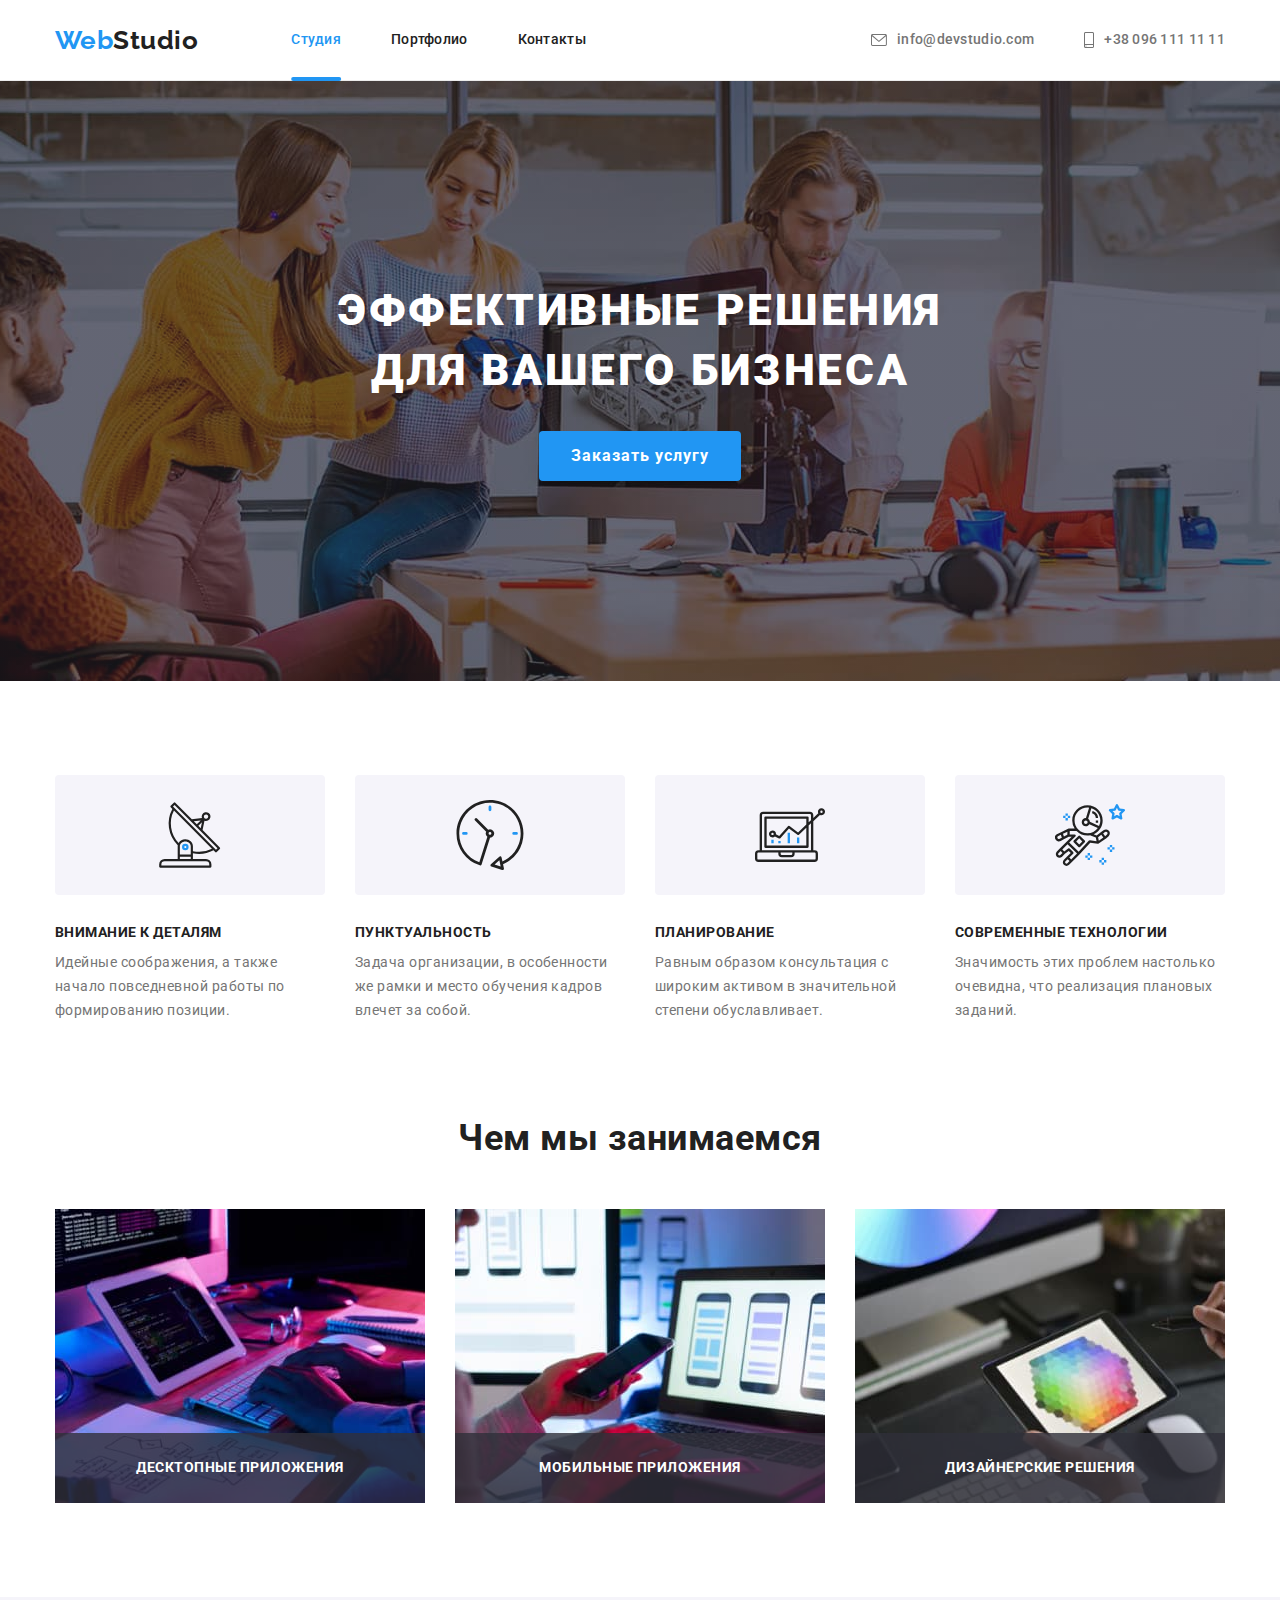
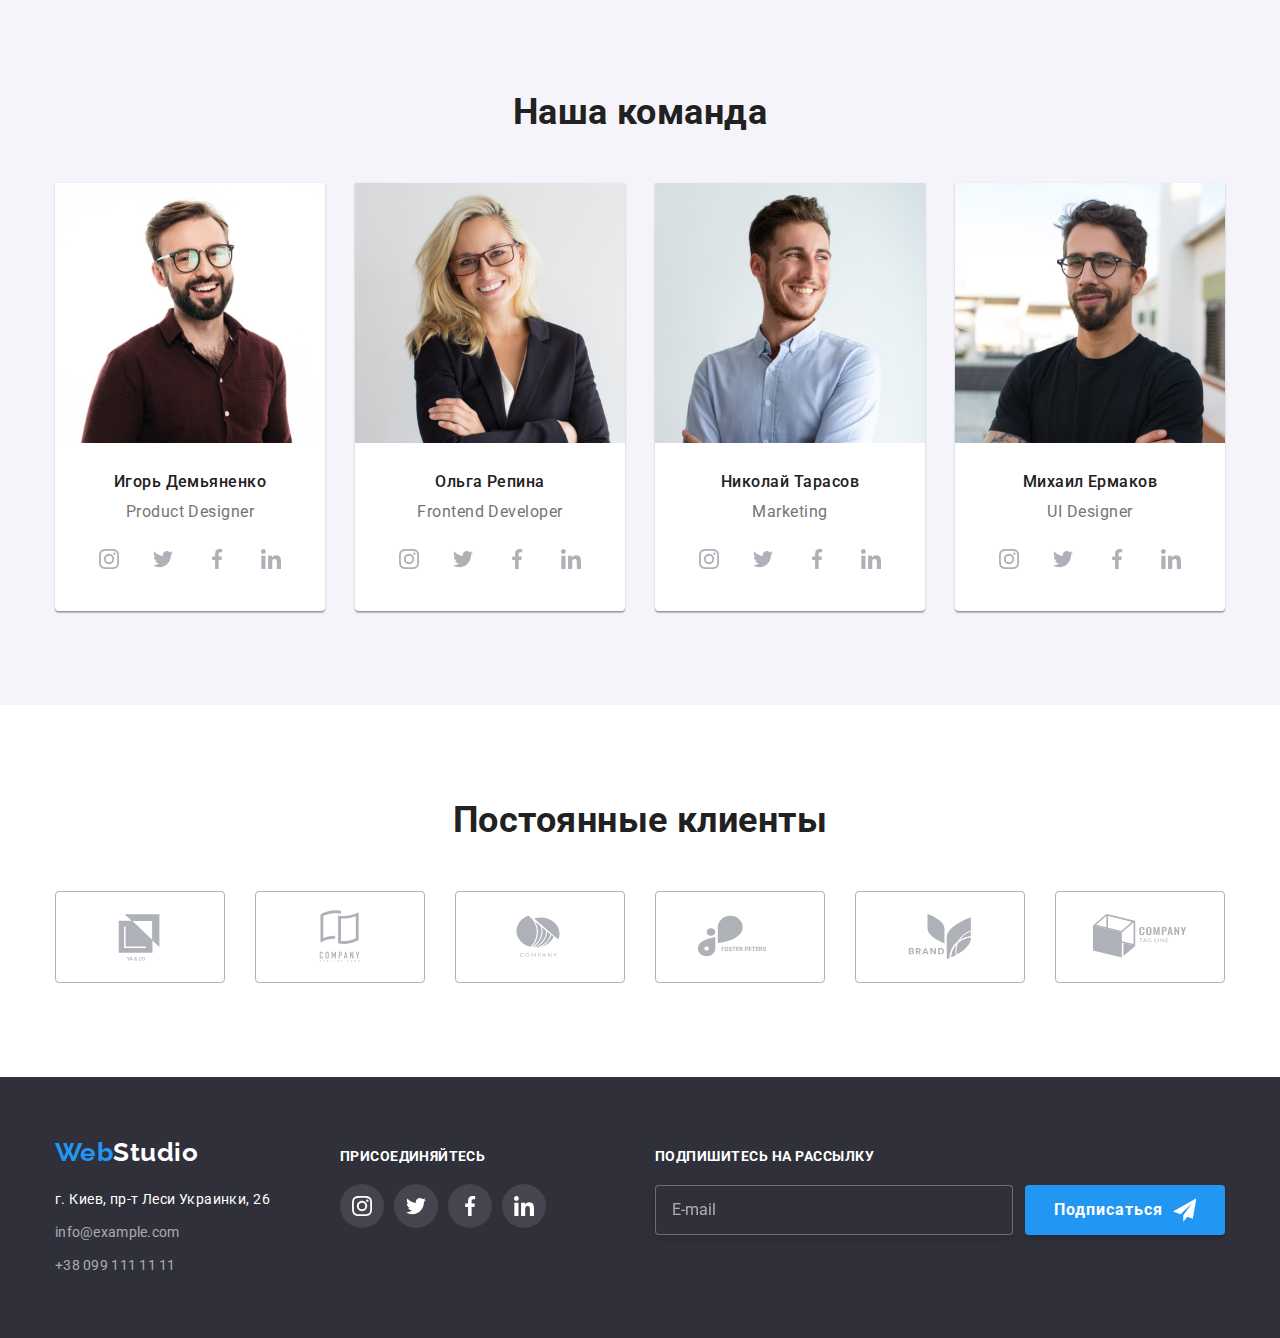
<file: index.html>
<!DOCTYPE html>
<html lang="ru">

<head>
    <meta charset="UTF-8">
    <meta http-equiv="X-UA-Compatible" content="IE=edge">
    <meta name="viewport" content="width=device-width, initial-scale=1.0">
    <title>Document</title>

    <link
        href="https://fonts.googleapis.com/css2?family=Raleway:wght@700&family=Roboto:wght@400;500;700;900&display=swap"
        rel="stylesheet">


    <link rel="stylesheet"
        href="https://cdnjs.cloudflare.com/ajax/libs/modern-normalize/1.1.0/modern-normalize.min.css">

    <link rel="stylesheet" href="./css/style.css">



</head>

<body>
    <!-- Шапка страницы -->
    <header>
        <div class="container header">
            <nav class="main-site-nav">

                <a href="" class="logo"><span class="logo-color">Web</span>Studio</a>
                <ul class="site-nav">
                    <li class="item"><a href="" class="link current">Студия</a> </li>
                    <li class="item"><a href="./portfolio.html" class="link">Портфолио</a> </li>
                    <li class="item"><a href="" class="link">Контакты</a> </li>
                </ul>
            </nav>

            <div class="contacts">
                <a class="item" href="mailto:info@devstudio.com">
                    <svg class="icon" width='16' height='12'>
                        <use href="./images/icons.svg#icon-envelope"></use>
                    </svg>

                    info@devstudio.com
                </a>

                <a class="item" href="tel:+380961111111">
                    <svg class="icon" width='10' height='16'>
                        <use href="./images/icons.svg#icon-smartphone"></use>
                    </svg>
                    +38 096 111 11 11</a>
            </div>

        </div>

    </header>

    <!--Наполнение страницы -->
    <main>
        <!-- Главный баннер -->
        <section class="hero">
            <div class="main-hero container">
                <h1>
                    Эффективные решения <br> для вашего бизнеса
                </h1>
                <button type="button" class="button" data-modal-open>Заказать услугу</button>
            </div>

        </section>

        <!-- О компании -->


        <section class="section">
            <div class="container">
                <h2 class="visually-hidden "> Скрытый заголовок </h2>
                <ul class="features">
                    <li class="item">
                        <div class="icon-thumb">
                            <svg class="icon" width="65.32" height="70">
                                <use href="./images/icons.svg#icon-antenna"></use>
                            </svg>

                        </div>

                        <h3>Внимание к деталям</h3>
                        <p> Идейные соображения, а также начало повседневной работы по формированию позиции.</p>
                    </li>

                    <li class="item">
                        <div class="icon-thumb">
                            <svg class="icon" width="70" height="70">
                                <use href="./images/icons.svg#icon-clock"></use>
                            </svg>

                        </div>

                        <h3>Пунктуальность</h3>
                        <p>Задача организации, в особенности же рамки и место обучения кадров влечет за собой.</p>
                    </li>

                    <li class="item">
                        <div class="icon-thumb">
                            <svg class="icon" width="70" height="70">
                                <use href="./images/icons.svg#icon-diagram"></use>
                            </svg>

                        </div>

                        <h3>Планирование</h3>
                        <p>Равным образом консультация с широким активом в значительной степени обуславливает.</p>
                    </li>

                    <li class="item">
                        <div class="icon-thumb">
                            <svg class="icon" width="70" height="70">
                                <use href="./images/icons.svg#icon-astronaut"></use>
                            </svg>

                        </div>

                        <h3>Современные технологии</h3>
                        <p>Значимость этих проблем настолько очевидна, что реализация плановых заданий.</p>
                    </li>
                </ul>
            </div>
        </section>

        <!-- Чем мы занимаемся -->
        <section class=" section about-us">
            <div class="container">
                <h2 class="">Чем мы занимаемся</h2>
                <ul class="about-us-info">
                    <li class="item">
                        <img src="./images/box1.jpg" alt="человек печатает код" width="370">
                        <div class="aria-lable">
                            Десктопные приложения
                        </div>
                    </li>

                    <li class="item">
                        <img src="./images/box2.jpg" alt="отображение макета на мобильном устройстве" width="370">
                        <div class="aria-lable">
                            Мобильные приложения
                        </div>

                    </li>

                    <li class="item">
                        <img src="./images/box3.jpg" alt="разработка дизайна" width="370">
                        <div class="aria-lable">
                            Дизайнерские решения
                        </div>

                    </li>
                </ul>
            </div>

        </section>

        <!-- Наша команда -->

        <section class="team section">
            <div class="container">

                <h2>Наша команда</h2>
                <ul class="team-meamber">
                    <li class="item">
                        <img src="./images/demyanenko.jpg" alt="Игорь Демьяненко" width="270">
                        <h3>Игорь Демьяненко</h3>
                        <p>Product Designer</p>

                        <ul class="team-meamber-social">
                            <li class="social-icons">
                                <a href="" aria-label="instagram">
                                    <svg class="icon" width="20" height="20">
                                        <use href="./images/icons.svg#icon-instagram"></use>
                                    </svg>
                                </a>
                            </li>

                            <li class="social-icons">
                                <a href="" aria-label="twitter">
                                    <svg class="icon" width="20" height="20">
                                        <use href="./images/icons.svg#icon-twitter"></use>
                                    </svg>
                                </a>
                            </li>

                            <li class="social-icons">
                                <a href="" aria-label="facebook">
                                    <svg class="icon" width="20" height="20">
                                        <use href="./images/icons.svg#icon-facebook"></use>
                                    </svg>
                                </a>
                            </li>

                            <li class="social-icons">
                                <a href="" aria-label="linkedin">
                                    <svg class="icon" width="20" height="20">
                                        <use href="./images/icons.svg#icon-linkedin"></use>
                                    </svg>
                                </a>
                            </li>
                        </ul>

                    </li>
                    <li class="item">
                        <img src="./images/repina.jpg" alt="Ольга Репина" width="270">
                        <h3>Ольга Репина</h3>
                        <p>Frontend Developer</p>

                        <ul class="team-meamber-social">
                            <li class="social-icons">
                                <a href="" aria-label="instagram">
                                    <svg class="icon" width="20" height="20">
                                        <use href="./images/icons.svg#icon-instagram"></use>
                                    </svg>
                                </a>
                            </li>

                            <li class="social-icons">
                                <a href="" aria-label="twitter">
                                    <svg class="icon" width="20" height="20">
                                        <use href="./images/icons.svg#icon-twitter"></use>
                                    </svg>
                                </a>
                            </li>

                            <li class="social-icons">
                                <a href="" aria-label="facebook">
                                    <svg class="icon" width="20" height="20">
                                        <use href="./images/icons.svg#icon-facebook"></use>
                                    </svg>
                                </a>
                            </li>

                            <li class="social-icons">
                                <a href="" aria-label="linkedin">
                                    <svg class="icon" width="20" height="20">
                                        <use href="./images/icons.svg#icon-linkedin"></use>
                                    </svg>
                                </a>
                            </li>
                        </ul>

                    </li>

                    <li class="item">
                        <img src="./images/tarasov.jpg" alt="Николай Тарасов" width="270">
                        <h3>Николай Тарасов</h3>
                        <p>Marketing</p>

                        <ul class="team-meamber-social">
                            <li class="social-icons">
                                <a href="" aria-label="instagram">
                                    <svg class="icon" width="20" height="20">
                                        <use href="./images/icons.svg#icon-instagram"></use>
                                    </svg>
                                </a>
                            </li>

                            <li class="social-icons">
                                <a href="" aria-label="twitter">
                                    <svg class="icon" width="20" height="20">
                                        <use href="./images/icons.svg#icon-twitter"></use>
                                    </svg>
                                </a>
                            </li>

                            <li class="social-icons">
                                <a href="" aria-label="facebook">
                                    <svg class="icon" width="20" height="20">
                                        <use href="./images/icons.svg#icon-facebook"></use>
                                    </svg>
                                </a>
                            </li>

                            <li class="social-icons">
                                <a href="" aria-label="linkedin">
                                    <svg class="icon" width="20" height="20">
                                        <use href="./images/icons.svg#icon-linkedin"></use>
                                    </svg>
                                </a>
                            </li>
                        </ul>

                    </li>

                    <li class="item">
                        <img src="./images/ermakov.jpg" alt="Михаил Ермаков" width="270">
                        <h3>Михаил Ермаков</h3>
                        <p>UI Designer</p>
                        <ul class="team-meamber-social">
                            <li class="social-icons">
                                <a href="" aria-label="instagram">
                                    <svg class="icon" width="20" height="20">
                                        <use href="./images/icons.svg#icon-instagram"></use>
                                    </svg>
                                </a>
                            </li>

                            <li class="social-icons">
                                <a href="" aria-label="twitter">
                                    <svg class="icon" width="20" height="20">
                                        <use href="./images/icons.svg#icon-twitter"></use>
                                    </svg>
                                </a>
                            </li>

                            <li class="social-icons">
                                <a href="" aria-label="facebook">
                                    <svg class="icon" width="20" height="20">
                                        <use href="./images/icons.svg#icon-facebook"></use>
                                    </svg>
                                </a>
                            </li>

                            <li class="social-icons">
                                <a href="" aria-label="linkedin">
                                    <svg class="icon" width="20" height="20">
                                        <use href="./images/icons.svg#icon-linkedin"></use>
                                    </svg>
                                </a>
                            </li>
                        </ul>


                    </li>

                </ul>

            </div>

        </section>

        <!-- Наши клиенты -->
        <section class="section customers">
            <div class="container">
                <h2>Постоянные клиенты</h2>

                <ul class="customers-list">
                    <li class="item">
                        <a href="" class="customer-thumb" aria-label="logo">
                            <svg class="icon" width="106" height="60">
                                <use href="./images/icons.svg#icon-Logo">

                                </use>

                            </svg>
                        </a>
                    </li>

                    <li class="item">
                        <a href="" class="customer-thumb" aria-label="logo">
                            <svg class="icon" width="106" height="60">
                                <use href="./images/icons.svg#icon-Logo-1">

                                </use>

                            </svg>

                        </a>
                    </li>

                    <li class="item">
                        <a href="" class="customer-thumb" aria-label="logo">
                            <svg class="icon" width="106" height="60">
                                <use href="./images/icons.svg#icon-Logo-2">
                                </use>
                            </svg>
                        </a>
                    </li>


                    <li class="item">
                        <a href="" class="customer-thumb" aria-label="logo">
                            <svg class="icon" width="106" height="60">
                                <use href="./images/icons.svg#icon-Logo-3">
                                </use>
                            </svg>
                        </a>
                    </li>

                    <li class="item">
                        <a href="" class="customer-thumb" aria-label="logo">
                            <svg class="icon" width="106" height="60">
                                <use href="./images/icons.svg#icon-Logo-4">
                                </use>
                            </svg>
                        </a>
                    </li>

                    <li class="item">
                        <a href="" class="customer-thumb" aria-label="logo">
                            <svg class="icon" width="106" height="60">
                                <use href="./images/icons.svg#icon-Logo-5">
                                </use>
                            </svg>
                        </a>
                    </li>

                </ul>
            </div>

        </section>

    </main>

    <!-- Футер -->
    <footer class="footer">

        <div class="container ">
            <div class="footer-info">
                <div>
                    <a href="" class="logo"><span class="logo-color">Web</span>Studio</a>
                    <address class="address">
                        <div class="contacts">
                            <p class="item">г. Киев, пр-т Леси Украинки, 26</p>
                            <a class="item" href="mailto:info@example.com">info@example.com</a>
                            <a class="item" href="tel:+380991111111">+38 099 111 11 11</a>
                        </div>

                    </address>

                </div>

                <div class="follow-us">
                    <p>
                        присоединяйтесь
                    </p>
                    <ul class="social-media">
                        <li class="item">
                            <a href="" aria-label="instagram">
                                <svg class="icon" width="20" height="20">
                                    <use href="./images/icons.svg#icon-instagram"></use>
                                </svg>
                            </a>
                        </li>

                        <li class="item">
                            <a href="" aria-label="twitter">
                                <svg class="icon" width="20" height="20">
                                    <use href="./images/icons.svg#icon-twitter"></use>
                                </svg>
                            </a>
                        </li>

                        <li class="item">
                            <a href="" aria-label="facebook">
                                <svg class="icon" width="20" height="20">
                                    <use href="./images/icons.svg#icon-facebook"></use>
                                </svg>
                            </a>
                        </li>

                        <li class="item">
                            <a href="" aria-label="linkedin">
                                <svg class="icon" width="20" height="20">
                                    <use href="./images/icons.svg#icon-linkedin"></use>
                                </svg>
                            </a>
                        </li>

                    </ul>

                </div>

                <div class="subscribe">
                    <p>Подпишитесь на рассылку</p>
                    <form class="subscribe-form">
                        <input type="email" name="email" placeholder="E-mail" class="subscribe-input">
                        <button type="submit" class="subscribe-button">
                            Подписаться
                            <svg class="icon" width="24" height="24">
                                <use href="./images/icons.svg#icon-send"></use>
                            </svg>

                        </button>

                    </form>


                </div>



            </div>
        </div>

    </footer>

    <!--Модальное окно  -->
    <div class="backdrop is-hidden" data-modal>
        <div class="modal">
            <button type="button" class="icon-close" data-modal-close>
                <svg class="icon" width="18" height="18">
                    <use href="./images/icons.svg#icon-close"></use>
                </svg>

            </button>

            <form class="form">
                <p>Оставьте свои данные, мы вам перезвоним</p>

                <label class="form-field">
                    <span class="form-lable"> Имя</span>
                    <span class="icon-position">
                        <input type="text" class="form-input" name="name" autofocus placeholder=" ">
                        <svg class="icon" width="18" height="18">
                            <use href="./images/icons.svg#icon-person"></use>
                        </svg>
                    </span>
                </label>

                <label class="form-field">
                    <span class="form-lable"> Телефон</span>
                    <span class="icon-position">
                        <input type="tel" class="form-input" name="tel" placeholder=" ">
                        <svg class="icon" width="18" height="18">
                            <use href="./images/icons.svg#icon-phone"></use>
                        </svg>
                    </span>
                </label>

                <label class="form-field">
                    <span class="form-lable"> Почта</span>
                    <span class="icon-position">
                        <input type="email" class="form-input" name="email" placeholder=" ">
                        <svg class="icon" width="18" height="18">
                            <use href="./images/icons.svg#icon-email"></use>
                        </svg>
                    </span>
                </label>



                <label class="form-field">
                    <span class="form-lable"> Комментарий</span>
                    <textarea name="comments" class="text-area" placeholder="Введите текст"></textarea>

                </label>

                <label class="checkbox-label">
                    <input type="checkbox" name="confimation" class="checkbox visually-hidden">
                    <span class="icon-check"></span>
                    <b class="text">Соглашаюсь с рассылкой и принимаю
                        <a href="" class="policy"> Условия договора</a>
                    </b>
                </label>

                <button type="submit" class="button">Отправить</button>

            </form>

        </div>

    </div>

    <script src="./js/modal.js"></script>
</body>

</html>
</file>
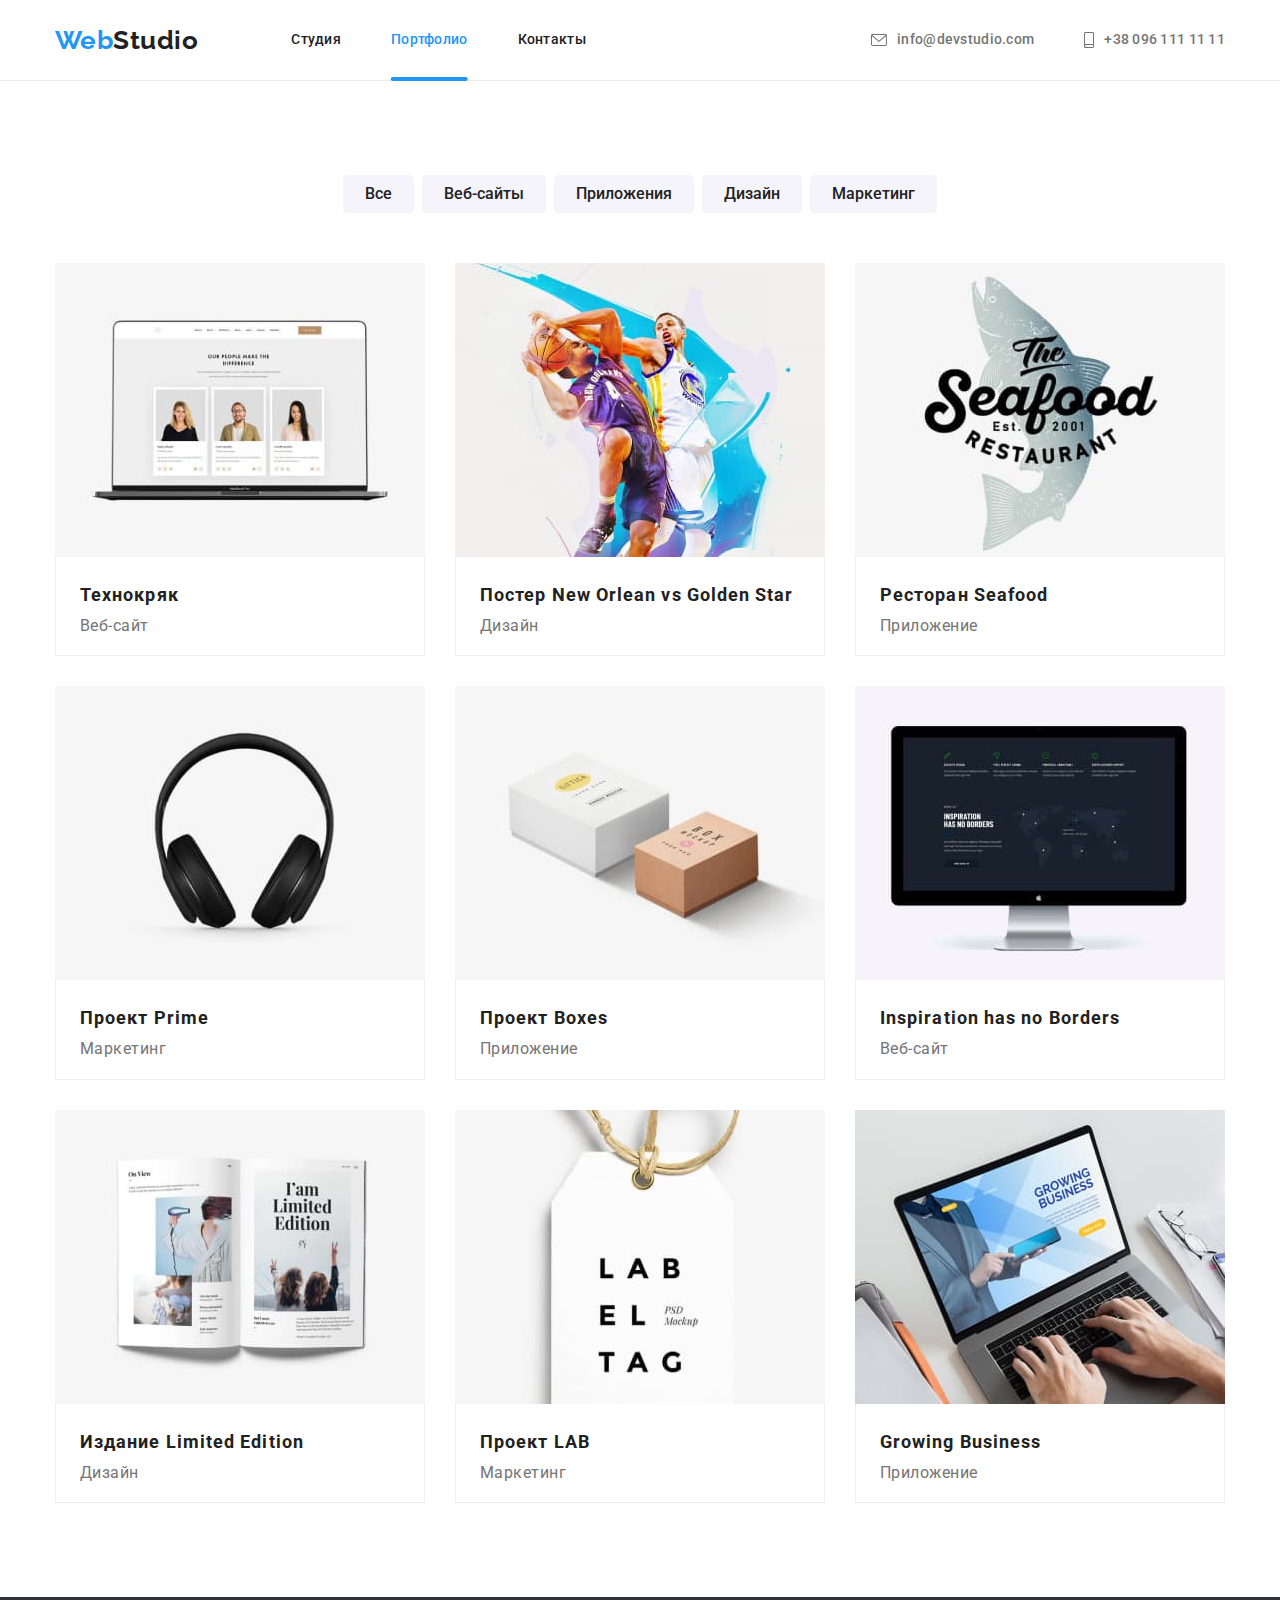
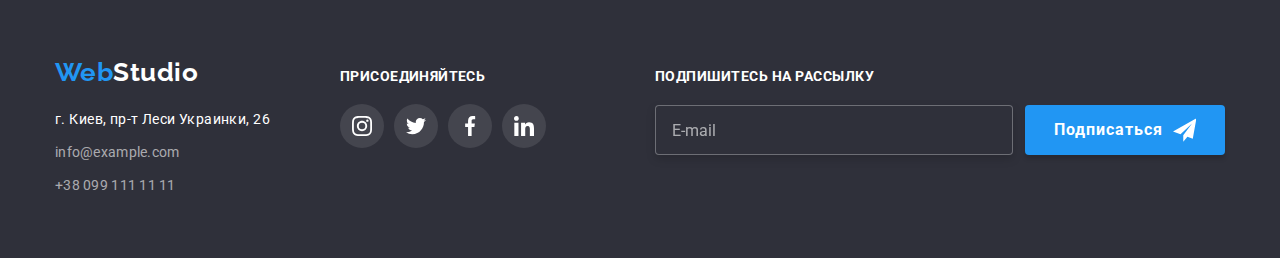
<file: portfolio.html>
<!DOCTYPE html>
<html lang="en">

<head>
    <meta charset="UTF-8">
    <meta http-equiv="X-UA-Compatible" content="IE=edge">
    <meta name="viewport" content="width=device-width, initial-scale=1.0">
    <title>Document</title>

    <link
        href="https://fonts.googleapis.com/css2?family=Raleway:wght@700&family=Roboto:wght@400;500;700;900&display=swap"
        rel="stylesheet">

    <link rel="stylesheet"
        href="https://cdnjs.cloudflare.com/ajax/libs/modern-normalize/1.1.0/modern-normalize.min.css">
    <link rel="stylesheet" href="./css/style.css">
</head>

<body>
    <header>
        <div class="container header">

            <nav class="main-site-nav">

                <a href="" class="logo"><span class="logo-color">Web</span>Studio</a>
                <ul class="site-nav">
                    <li class="item"><a href="./index.html" class="link">Студия</a> </li>
                    <li class="item"><a href="" class="link current">Портфолио</a> </li>
                    <li class="item"><a href="" class="link">Контакты</a> </li>
                </ul>
            </nav>

            <div class="contacts">
                <a class="item" href="mailto:info@devstudio.com">
                    <svg class="icon" width='16' height='12'>
                        <use href="./images/icons.svg#icon-envelope"></use>
                    </svg>

                    info@devstudio.com
                </a>

                <a class="item" href="tel:+380961111111">
                    <svg class="icon" width='10' height='16'>
                        <use href="./images/icons.svg#icon-smartphone"></use>
                    </svg>
                    +38 096 111 11 11</a>
            </div>

        </div>

    </header>
    <main class="">
        <section class="main-portfolio section">
            <div class="container">
                <h2 class="visually-hidden">Фильтр вида проектов</h2>

                <ul class="portfolio-button">
                    <li class="item">
                        <button type="button" class="button">Все</button>
                    </li>

                    <li class="item">
                        <button type="button" class="button">Веб-сайты</button>
                    </li>

                    <li class="item">
                        <button type="button" class="button">Приложения</button>
                    </li>

                    <li class="item">
                        <button type="button" class="button">Дизайн</button>
                    </li>

                    <li class="item">
                        <button type="button" class="button">Маркетинг</button>
                    </li>
                </ul>

                <ul class="projects">
                    <li class="item">
                        <a href="" class="link card-thumb">
                            <div class="project">
                                <img src="./images/portfolio/project1.jpg" alt="сайт Технокряк" width="370">
                                <div class="project-overlay">
                                    <p class="project-overlay-text">
                                        Ресурс предлагает комплексные предложения с разным уровнем функционала и
                                        сервисов. Все это позволит посетителю получить
                                        исчерпывающие сведения о компании или частном лице.
                                    </p>

                                </div>
                            </div>



                            <div class="project-info">
                                <h3 class="projects-card-title"> Технокряк </h3>
                                <p class="description">Веб-сайт</p>
                            </div>
                        </a>

                    </li>

                    <li class="item">
                        <a href="" class="link card-thumb">
                            <div class="project">
                                <img src="./images/portfolio/project2.jpg" alt="Постер New Orlean vs Golden Star"
                                    width="370">
                                <div class="project-overlay">
                                    <p class="project-overlay-text">
                                        Ресурс предлагает комплексные предложения с разным уровнем функционала и
                                        сервисов. Все это позволит посетителю получить
                                        исчерпывающие сведения о компании или частном лице.
                                    </p>

                                </div>
                            </div>

                            <div class="project-info">
                                <h3 class="projects-card-title">Постер New Orlean vs Golden Star</h3>
                                <p class="description">Дизайн</p>
                            </div>

                        </a>
                    </li>

                    <li class="item">
                        <a href="" class="link card-thumb">
                            <div class="project">
                                <img src="./images/portfolio/project3.jpg" alt="Ресторан Seefood" width="370">
                                <div class="project-overlay">
                                    <p class="project-overlay-text">
                                        Ресурс предлагает комплексные предложения с разным уровнем функционала и
                                        сервисов. Все это позволит посетителю получить
                                        исчерпывающие сведения о компании или частном лице.
                                    </p>

                                </div>
                            </div>

                            <div class="project-info">
                                <h3 class="projects-card-title">Ресторан Seafood</h3>
                                <p class="description">Приложение</p>
                            </div>
                        </a>
                    </li>

                    <li class="item">
                        <a href="" class="link card-thumb">
                            <div class="project">
                                <img src="./images/portfolio/project4.jpg" alt="Проект Prime" width="370">
                                <div class="project-overlay">
                                    <p class="project-overlay-text">
                                        Ресурс предлагает комплексные предложения с разным уровнем функционала и
                                        сервисов. Все это позволит посетителю получить
                                        исчерпывающие сведения о компании или частном лице.
                                    </p>

                                </div>
                            </div>

                            <div class="project-info">
                                <h3 class="projects-card-title">Проект Prime</h3>
                                <p class="description">Маркетинг</p>
                            </div>
                        </a>
                    </li>

                    <li class="item">
                        <a href="" class="link card-thumb">
                            <div class="project">
                                <img src="./images/portfolio/project5.jpg" alt="Проект Boxes" width="370">
                                <div class="project-overlay">
                                    <p class="project-overlay-text">
                                        Ресурс предлагает комплексные предложения с разным уровнем функционала и
                                        сервисов. Все это позволит посетителю получить
                                        исчерпывающие сведения о компании или частном лице.
                                    </p>

                                </div>
                            </div>

                            <div class="project-info">
                                <h3 class="projects-card-title">Проект Boxes</h3>
                                <p class="description">Приложение</p>
                            </div>
                        </a>
                    </li>

                    <li class="item">
                        <a href="" class="link card-thumb">
                            <div class="project">
                                <img src="./images/portfolio/project6.jpg" alt="Сайт Inspiration has no Borders"
                                    width="370">
                                <div class="project-overlay">
                                    <p class="project-overlay-text">
                                        Ресурс предлагает комплексные предложения с разным уровнем функционала и
                                        сервисов. Все это позволит посетителю получить
                                        исчерпывающие сведения о компании или частном лице.
                                    </p>

                                </div>
                            </div>

                            <div class="project-info">
                                <h3 class="projects-card-title">Inspiration has no Borders</h3>
                                <p class="description">Веб-сайт</p>
                            </div>
                        </a>
                    </li>

                    <li class="item">
                        <a href="" class="link card-thumb">
                            <div class="project">
                                <img src="./images/portfolio/project7.jpg" alt="Издание Limited Edition" width="370">
                                <div class="project-overlay">
                                    <p class="project-overlay-text">
                                        Ресурс предлагает комплексные предложения с разным уровнем функционала и
                                        сервисов. Все это позволит посетителю получить
                                        исчерпывающие сведения о компании или частном лице.
                                    </p>

                                </div>
                            </div>

                            <div class="project-info">
                                <h3 class="projects-card-title">Издание Limited Edition</h3>
                                <p class="description">Дизайн</p>
                            </div>
                        </a>
                    </li>

                    <li class="item">
                        <a href="" class="link card-thumb">
                            <div class="project">
                                <img src="./images/portfolio/project8.jpg" alt="Проект LAB" width="370">
                                <div class="project-overlay">
                                    <p class="project-overlay-text">
                                        Ресурс предлагает комплексные предложения с разным уровнем функционала и
                                        сервисов. Все это позволит посетителю получить
                                        исчерпывающие сведения о компании или частном лице.
                                    </p>

                                </div>
                            </div>

                            <div class="project-info">
                                <h3 class="projects-card-title">Проект LAB</h3>
                                <p class="description">Маркетинг</p>
                            </div>
                        </a>
                    </li>

                    <li class="item">
                        <a href="" class="link card-thumb">
                            <div class="project">
                                <img src="./images/portfolio/project9.jpg" alt="Growing Business" width="370">
                                <div class="project-overlay">
                                    <p class="project-overlay-text">
                                        Ресурс предлагает комплексные предложения с разным уровнем функционала и
                                        сервисов. Все это позволит посетителю получить
                                        исчерпывающие сведения о компании или частном лице.
                                    </p>

                                </div>
                            </div>

                            <div class="project-info">
                                <h3 class="projects-card-title">Growing Business</h3>
                                <p class="description">Приложение</p>
                            </div>
                        </a>

                    </li>

                </ul>

            </div>

        </section>

    </main>

    <footer class="footer">

        <div class="container ">
            <div class="footer-info">
                <div>
                    <a href="" class="logo"><span class="logo-color">Web</span>Studio</a>
                    <address class="address">
                        <div class="contacts">
                            <p class="item">г. Киев, пр-т Леси Украинки, 26</p>
                            <a class="item" href="mailto:info@example.com">info@example.com</a>
                            <a class="item" href="tel:+380991111111">+38 099 111 11 11</a>
                        </div>

                    </address>

                </div>

                <div class="follow-us">
                    <p>
                        присоединяйтесь
                    </p>
                    <ul class="social-media">
                        <li class="item">
                            <a href="" aria-label="instagram">
                                <svg class="icon" width="20" height="20">
                                    <use href="./images/icons.svg#icon-instagram"></use>
                                </svg>
                            </a>
                        </li>

                        <li class="item">
                            <a href="" aria-label="twitter">
                                <svg class="icon" width="20" height="20">
                                    <use href="./images/icons.svg#icon-twitter"></use>
                                </svg>
                            </a>
                        </li>

                        <li class="item">
                            <a href="" aria-label="facebook">
                                <svg class="icon" width="20" height="20">
                                    <use href="./images/icons.svg#icon-facebook"></use>
                                </svg>
                            </a>
                        </li>

                        <li class="item">
                            <a href="" aria-label="linkedin">
                                <svg class="icon" width="20" height="20">
                                    <use href="./images/icons.svg#icon-linkedin"></use>
                                </svg>
                            </a>
                        </li>

                    </ul>
                </div>

                <div class="subscribe">
                    <p>Подпишитесь на рассылку</p>
                    <form class="subscribe-form">
                        <input type="email" name="email" placeholder="E-mail" class="subscribe-input">
                        <button type="submit" class="subscribe-button">
                            Подписаться
                            <svg class="icon" width="24" height="24">
                                <use href="./images/icons.svg#icon-send"></use>
                            </svg>

                        </button>

                    </form>


                </div>

            </div>
        </div>
    </footer>
</body>

</html>
</file>
<file: css/style.css>
:root {
  --main-bcg-color: #ffffff;
  --second-bcg-color: #2f303a;
  --main-color: #757575;
  --accent-color: #2196f3;
  --title-color: #212121;
  --button-main-color: #f5f4fa;
}
/*Обнуление стилей*/
*,
*::before,
*::after {
    box-sizing: border-box;
}

h1, h2, h3, h4, h5, h6, p, ul, input {
    margin:0;
    padding: 0;
}
ul{
    list-style: none;
}
img {
    display: block;
    max-width: 100%;
    height: auto;
}


/* Конец Обнуления стилей*/


/* Основной стиль страницы*/
body {
  font-family: Roboto, sans-serif;
  letter-spacing: 0.03em;
  color: var(--main-color);
  background-color: var(--main-bcg-color);
}
.link {
  text-decoration: none;
}

.container{

    width: 1200px;
    margin: 0 auto;
    padding-left: 15px;
    padding-right: 15px;
}

/*Хедер, основная навигация страницы*/

.header {
    display: flex;
    align-items:center;
   
}

/*Главная навигация*/
.header .logo{
    margin-right: 93px;
}
.logo {
  display: inline-block;
    font-family: Raleway, sans-serif;
  font-weight: 700;
  font-size: 26px;
  line-height: 1.19;
  color: var(--title-color);
  text-decoration: none;
}
.logo > .logo-color {
  color: var(--accent-color);
}

.main-site-nav {
    display: flex;
    align-items:center;
    
}
.site-nav {
    display: flex;
}


.site-nav li {
  list-style: none;
}

.site-nav a{
    position:relative;

    padding-top: 32px;
    padding-bottom: 32px;
}

.site-nav .link {
  display: block;
    
  font-weight: 500;
  font-size: 14px;
  line-height: 1.14;
  letter-spacing: 0.02em;
  color: var(--title-color);
  text-decoration: none;

  transition: color 250ms cubic-bezier(0.4, 0, 0.2, 1);
}

.site-nav .link:hover,
.site-nav .link:focus {
  color: var(--accent-color);

}

.site-nav .link.current {
    color: var(--accent-color);
  
}

.site-nav .link.current::after {
    content: '';
    position: absolute;
    
    left: 50%;
    bottom: -1px;
    transform: translate(-50%, -0%);

    background-color: rgba(33, 150, 243, 1);
    width: 100%;
    height: 4px;
    border-radius: 2px;
}

.site-nav .link.current:hover,
.site-nav .link.current:focus {
  color: var(--title-color);
}

.site-nav .item:not(:last-child){
    margin-right: 50px;
}

/*Контакты*/
header{
        border-bottom: 1px solid #ECECEC;
        
}
.header{
    justify-content: space-between;
    min-height: 80px;


}

.header .contacts {
    display: flex;
    align-items: center;
}
.header .contacts .item+.item{
    margin-left: 50px;
    
}

.contacts .icon{
    display: inline-block;

    margin-right: 10px;

    fill: currentColor;
}

.header .contacts a{
    display: inline-flex;
    align-items: center;
    
    padding-bottom: 32px;
    padding-top: 32px;
    
}
.contacts > a {
  font-weight: 500;
  font-size: 14px;
  line-height: 1.14;
  letter-spacing: 0.02em;
  color: var(--main-color);
  text-decoration: none;
  
  transition: color 250ms cubic-bezier(0.4, 0, 0.2, 1);
  
}


.contacts > a:hover,
.contacts > a:focus {
  color: var(--accent-color);
}


/* Вариант ховера иконки:
Если задавать цвет иконки отдельно, а не currentcolor, то и ховер надо прописывать отдельно. 
При использовании currentColor эти строчки лишние

.contacts a:hover .icon,
.contacts a:focus .icon {
    fill: currentColor;
} */



/*Основная секция страницы Портфолио*/

.visually-hidden {
        position: absolute;
        width: 1px;
        height: 1px;
        margin: -1px;
        border: 0;
        padding: 0;
        white-space: nowrap;
        clip-path: inset(100%);
        clip: rect(0 0 0 0);
        overflow: hidden;
}


/*Кнопки фильтрации*/
.portfolio-button {
    display: flex;
    margin-bottom: 50px;
    justify-content: center;
}

.portfolio-button .item:not(:last-child) {
    margin-right: 8px;
}

.button {
  display:inline-block;  
  padding: 6px 22px;
  min-height: 38px;
  
   
  font-family: inherit;
  font-weight: 500;
  font-size: 16px;
  line-height: 1.63;
  color: var(--title-color);
  background-color: var(--button-main-color);
  cursor: pointer;


  
  border: none;
  border-radius: 4px;

    transition: color 250ms cubic-bezier(0.4, 0, 0.2, 1),
    background-color 250ms cubic-bezier(0.4, 0, 0.2, 1),
    box-shadow 250ms cubic-bezier(0.4, 0, 0.2, 1);
}


.button:hover,
.button:focus {
  color: #fff;
  background-color: var(--accent-color);

    box-shadow: 0px 3px 1px rgba(0, 0, 0, 0.1),
    0px 1px 2px rgba(0, 0, 0, 0.08),
    0px 2px 2px rgba(0, 0, 0, 0.12);
}

/*Портфолио работ*/
.main-portfolio .projects {
    display: flex;
    flex-wrap: wrap;
      
}

.main-portfolio .projects .item {
    width: 370px;
    margin-right: 30px;
    margin-bottom: 30px;
}

/* .main-portfolio .projects .item:hover{
box-shadow: 1px 4px 6px 0px rgba(0, 0, 0, 0.16), 0px 4px 4px 0px rgba(0, 0, 0, 0.06), 0px 1px 1px 0px rgba(0, 0, 0, 0.12);
} */

.card-thumb{
   display: block;
   transition: box-shadow 250ms cubic-bezier(0.4, 0, 0.2, 1);

}

.card-thumb .project{
  position: relative;
overflow:hidden;
    
}
.card-thumb .project-overlay{

    position: absolute;
    top: 0;
    left: 0;
    width: 100%;
    height: 100%; 
    transform: translateY(100%);

    display: flex;
    justify-content: center;
    align-items: center;

    padding: 63px 24px;
   
    font-size: 18px;
    line-height: 1.56;
    
    color: #FFFFFF;
    background-color: rgba(33, 150, 243, 0.9);

    overflow:hidden;

    transition: transform 250ms cubic-bezier(0.4, 0, 0.2, 1);
    
}


.card-thumb:hover .project-overlay,
.card-thumb:focus .project-overlay {
    transform: translateY(0);
}

.card-thumb:hover,
.card-thumb:focus {
box-shadow: 1px 4px 6px 0px rgba(0, 0, 0, 0.16),
0px 4px 4px 0px rgba(0, 0, 0, 0.06),
0px 1px 1px 0px rgba(0, 0, 0, 0.12);
}


.main-portfolio .projects .item:nth-child(3n)
{
 margin-right:0 ;   
}
.main-portfolio .projects .item.item:nth-last-child(-n+3) {
    margin-bottom: 0;
}


.main-portfolio li {
  list-style: none;
  
}

/*Наполнение карточки проэктов*/

.projects .project-info{
    padding: 20px 24px;
    /* border-left: 1px solid #EEEEEE;
    border-right: 1px solid #EEEEEE;
    border-bottom: 1px solid #EEEEEE; */

    border: 1px solid #EEEEEE;
    border-top: none;

    
}
.projects-card-title {
  margin-bottom: 4px;  
  font-weight: 700;
  font-size: 18px;
  line-height: 2;
  letter-spacing: 0.06em;
  color: var(--title-color);
}


.projects .description {
  color: var(--main-color);
}

/*Футер*/
footer {
  background-color: var(--second-bcg-color);
}

.footer{
    padding-top: 60px;
    padding-bottom: 60px;
}

.footer-info {
    display: flex;
    align-items: baseline

}
.footer .address .item+.item{
    margin-top: 9px;
}
.footer .logo {
  color: #ffffff;
  margin-bottom: 20px;
}

.address .contacts .item{
    display: block;
}
.address p {
  font-style: normal;
  font-size: 14px;
  line-height: 1.71;
  letter-spacing: 0.03em;
  color: #ffffff;
}
.address a {
  font-style: normal;
  font-weight: 400;
  font-size: 14px;
  line-height: 1.71;

  color: rgba(255, 255, 255, 0.6);
}

.social-media {
    display: flex;
    justify-content: center;
    align-items: center;


}
.follow-us {
    margin-left: 70px;
}

.follow-us p{
    margin-bottom: 20px;
    font-weight: 700;
    font-size: 14px;
    line-height: 1.143;
    letter-spacing: 0.03em;
    text-transform: uppercase;
    
    color: #FFFFFF;
}

.follow-us .item a {
    display: flex;
    justify-content: center;
    align-items: center;

    width: 44px;
    height: 44px;
    border-radius: 50%;
    background-color: rgba(255, 255, 255, 0.1);

    transition: background-color 250ms cubic-bezier(0.4, 0, 0.2, 1);

}

.social-media .item+.item{
    margin-left: 10px;
}

.social-media .icon{
    fill: #FFFFFF;
}

.social-media a:hover,
.social-media a:focus{
    background-color: var(--accent-color);
}

/* Подпишитесь на нас */
.subscribe {
    margin-left: auto;
}
.subscribe-form {
    display: flex;
}

.subscribe-form [type="email"]{
    width: 358px;
    height: 50px;
    padding-left:16px ;
    
    background-color: var(--second-bcg-color);
    border: 1px solid rgba(255, 255, 255, 0.3);
    box-sizing: border-box;
    filter: drop-shadow(0px 4px 4px rgba(0, 0, 0, 0.15));
    border-radius: 4px;
    
    cursor: pointer;
    caret-color:rgba(255, 255, 255, 0.6);

    transition: border-color 250ms cubic-bezier(0.4, 0, 0.2, 1);

}

.subscribe-input::placeholder{
    line-height: 1.25;    
    color: rgba(255, 255, 255, 0.6);

}

.subscribe-input:focus-within{
    outline: none;
    border-color: var(--accent-color);
}

.subscribe-input:not(:placeholder-shown){
        line-height: 1.25;
        color: rgba(255, 255, 255, 0.6);

}

.subscribe p{
    margin-bottom: 20px;

    font-weight: 700;
    font-size: 14px;
    line-height: 1.14;
    text-transform: uppercase;
    
    color: #FFFFFF;
}

.subscribe-button {
display: inline-flex;
align-items: center;
margin-left: 12px;

padding: 10px 29px;    
width: 200px;
height: 50px;

font-weight: 700;
line-height: 1.88;
text-align: center;
letter-spacing: 0.06em;
color: #FFFFFF;

background-color: var(--accent-color);
box-shadow: 0px 4px 4px rgba(0, 0, 0, 0.15);
border-radius: 4px;
border: none;
}

.form-subscribe {
    display: flex;

}
.subscribe-button .icon{
    fill: currentColor;
    margin-left: 10px;
}

/* End Футер */

/*Стили главной страницы*/
.section {
    padding-top: 94px;
    padding-bottom: 94px;
}
.hero {
  background-color: var(--second-bcg-color);
  background-image: linear-gradient(rgba(47, 48, 58, 0.4), rgba(47, 48, 58, 0.4)), url(../images/hero.jpg);

  margin: 0 auto;

  text-align: center;
  padding-top: 200px;
  padding-bottom: 200px;

  max-width: 1600px;
  height: 600px;

  background-repeat: no-repeat;
  background-position: center;
}

.main-hero .button{
    display: inline-block;
}
.main-hero{


}
.hero h1 {
  margin-bottom: 30px;  
  font-weight: 900;
  font-size: 44px;
  line-height: 1.36;

  text-align: center;
  letter-spacing: 0.06em;
  text-transform: uppercase;

  color: #ffffff;
}

.hero .button,
.form .button {
  min-width: 200px;
  min-height: 50px;
  padding: 10px 32px;
  font-family: Roboto;
  font-weight: 700;
  font-size: 16px;
  line-height: 1.88;

 
  text-align: center;
  letter-spacing: 0.06em;

  color: #ffffff;
  background-color: var(--accent-color);

  box-shadow: 0px 4px 4px rgba(0, 0, 0, 0.15);
  border-radius: 4px;

  transition: background-color 250ms cubic-bezier(0.4, 0, 0.2, 1);
}

.hero button:hover,
.hero button:focus,
.form .button:hover,
.form .button:focus  {
  background-color: #188ce8;
}

/* О компании*/
.features{
    display: flex;
}

.features .item+.item,
.customers-list .item+.item{
    margin-left: 30px;
}

/* Оформление иконки */

.features .icon-thumb{
    display: inline-flex;
    align-items: center;
    justify-content: center;

    margin-bottom: 30px;
    
    width: 270px;
    height: 120px;
    
    background-color:rgba(245, 244, 250, 1);
    border-radius: 4px;
}


.features h3 {
  margin-bottom: 10px;

  font-weight: 700;
  font-size: 14px;
  line-height: 1.14;
  text-transform: uppercase;

  color: var(--title-color);
}

.features p {
  font-size: 14px;
  line-height: 1.71;
}
/*Чем мы занимаемся*/
.about-us{
    padding-top: 0px;

}
.about-us h2,
.team h2,
.customers h2 {
  margin-bottom: 50px;  
  font-weight: 700;
  font-size: 36px;
  line-height: 1.17;
  text-align: center;
  color: var(--title-color);
}
.about-us-info{
    display: flex;
}
.about-us-info .item+.item{
    margin-left: 30px;
}

.about-us-info .item{
    position:relative ;
}

 .about-us-info .aria-lable{
    position: absolute;
    left: 0;
    bottom: 0;
    width: 100%;

    padding-top: 27px;
    padding-bottom: 27px; 
    font-weight: 700;
    font-size: 14px;
    line-height: 1.14;
    text-align: center;
    text-transform: uppercase;
    
    color: #FFFFFF;

    background-color: rgba(47, 48, 58, 0.8);;
} 

/*Команда*/
.team { 
  background-color: var(--button-main-color);
}

.team-meamber{
    display: flex;
}

.team-meamber .item+.item{
    margin-left: 30px;
}

.team-meamber .item {
    width: 270px;

    background-color: #ffffff;

    box-shadow: 0px 1px 3px rgba(0, 0, 0, 0.12),
    0px 1px 1px rgba(0, 0, 0, 0.14),
    0px 2px 1px rgba(0, 0, 0, 0.2);
    border-radius: 0px 0px 4px 4px;
}
.team-meamber h3 {
  margin-top:30px ;  
margin-bottom: 10px;

  font-size: 16px;
  font-weight: 500;
  line-height: 1.18;
  text-align: center;

  color: var(--title-color);
}
.team-meamber p {
  margin-bottom: 16px;  
  line-height: 1.19;

  text-align: center;
}

/* Социальные сети */
.team-meamber-social{
    display: flex;
    justify-content: center;

    margin-bottom: 30px;
}
.team-meamber .social-icons a{
    display: flex;
    justify-content: center;
    align-items: center;
    
    width: 44px;
    height: 44px;
    border-radius: 50%;

    transition: background-color 250ms cubic-bezier(0.4, 0, 0.2, 1);
}

.social-icons .icon,
.customer-thumb .icon{
    fill:rgba(175, 177, 184, 1);
    transition: fill 250ms cubic-bezier(0.4, 0, 0.2, 1);
}

.social-icons+.social-icons{
    margin-left: 10px;
}

.social-icons.icon,
.social-media .icon
{
display:flex;
justify-content: center;
align-items: center;


}

.social-icons a:hover,
.social-icons a:focus {
    background-color: var(--accent-color);
}

.social-icons:hover .icon,
.social-icons:focus .icon {
    fill: rgba(255, 255, 255, 1);

}

/* Постоянные клиенты */

.customers-list{
    display:flex;
    justify-content: center;
    align-items: center;
}

.customer-thumb{
    display: flex;
    justify-content: center;
    align-items: center;

    width: 170px;
    height: 92px;
    border: 1px solid rgba(175, 177, 184, 1);
    border-radius: 4px;

    transition: border-color 250ms cubic-bezier(0.4, 0, 0.2, 1);
}

.customer-thumb:hover,
.customer-thumb:focus
{
    border-color:var(--accent-color);
}

.customer-thumb:hover .icon,
.customer-thumb:focus .icon {
    fill: var(--accent-color);
}

/* Модальное окно */
 .backdrop{
    position: fixed;
    top:0;
    left: 0;
    
    opacity: 1;
    visibility: visible;
   
    width: 100%;
    height: 100%;

    background-color:rgba(0, 0, 0, 0.2);

    transition: opacity 250ms cubic-bezier(0.4, 0, 0.2, 1);
} 

.backdrop.is-hidden{
    opacity: 0;
    pointer-events:none;
    visibility: hidden;

}

.backdrop.is-hidden .modal{
  transform: translate(-50%, -50%) scale(0.4);

}

.modal{
    position: absolute;

    padding: 40px;
    
    width: 528px;
   
    top: 50%;
    left:50%;
    transform: translate(-50%,-50%) scale(1);

    border-radius: 4px;

    background-color: #FFFFFF;

    transition: transform 250ms cubic-bezier(0.4, 0, 0.2, 1);

 
}

.modal .icon-close{
    position: absolute;
    top:8px;
    right: 8px;


    display: flex;
    justify-content: center;
    align-items: center;
   
    width: 30px;
    height: 30px;
    border:1px solid rgba(0, 0, 0, 0.1);
    border-radius: 50%;
    background-color: #fff;

    cursor: pointer;

}

.icon-close .icon {
    display: flex;
    justify-content: center;
    align-items: center;
    transition: fill 250ms cubic-bezier(0.4, 0, 0.2, 1);

}

.icon-close:hover .icon {
    fill: var(--accent-color);

}

/* Форма в модальном окне */
.form p{
    margin-bottom: 12px;

    font-weight: 700;
    font-size: 20px;
    line-height: 1.15;
    text-align: center;
    
    color: var(--title-color);
}
.form-field + .form-field{
    margin-top: 10px;
    display: flex;
    flex-direction: column;
}

.form-lable {
    
    padding-bottom: 4px;


    font-size: 12px;
    line-height: 1.17;  
    letter-spacing: 0.01em;
    color: var(--main-color);
}

.form-input,
.text-area {

    width: 448px;
    height: 40px;
    
    border: 1px solid rgba(33, 33, 33, 0.2);
    border-radius: 4px;

    transition: border-color 250ms cubic-bezier(0.4, 0, 0.2, 1);
}

.form-input{
    padding-left: 42px;
    cursor: pointer;
}

.icon-position {
    position: relative;

}

.form-field .icon {
    position: absolute;

    display: inline-flex;
    top: 50%;
    left: 12px;
    transform: translateY(-50%);

    transition: fill 250ms cubic-bezier(0.4, 0, 0.2, 1);
}

.form-input:focus-within ~ .icon{
fill: var(--accent-color);
}

.form-input:focus-within,
.text-area:focus-within {
    border-color: var(--accent-color);
    outline: none;
}

.text-area {
    resize: none;
    height: 120px;

    padding: 12px 16px;
    
    cursor: pointer;
}

.text-area::placeholder{


    font-size: 12px;
    line-height: 1.17;
    letter-spacing: 0.01em;
    
    color: rgba(117, 117, 117, 0.5);

}

.checkbox-label {
    display: flex;
    align-items: center;
    justify-content: center;
    margin: 20px auto 30px;

    min-width: 425px;

    cursor: pointer;
}
.icon-check{
    width: 16px;
    height: 15px;
    border: 1px solid var(--title-color);
    border-radius: 2px;

    transition: 
        background-color 250ms cubic-bezier(0.4, 0, 0.2, 1),
        border-color 250ms cubic-bezier(0.4, 0, 0.2, 1),
        background 250ms cubic-bezier(0.4, 0, 0.2, 1);
}
.checkbox-label > .text{
    margin-left: 8px;
    margin-bottom: 0;
    font-weight: 400;
    font-size: 14px;
    line-height: 1.71;
    
    color: var(--main-color);
}
.checkbox:checked + .icon-check{
    background-color: var(--accent-color);
    border-color: var(--accent-color);
    background-image: url(../images/icon-check.svg);
    background-size: contain;
    background-origin: border-box;
}
.checkbox-label .policy {
    text-decoration: underline;
    color: var(--accent-color);
}

.form .button{
    display: block;
    margin: auto;
}
</file>
